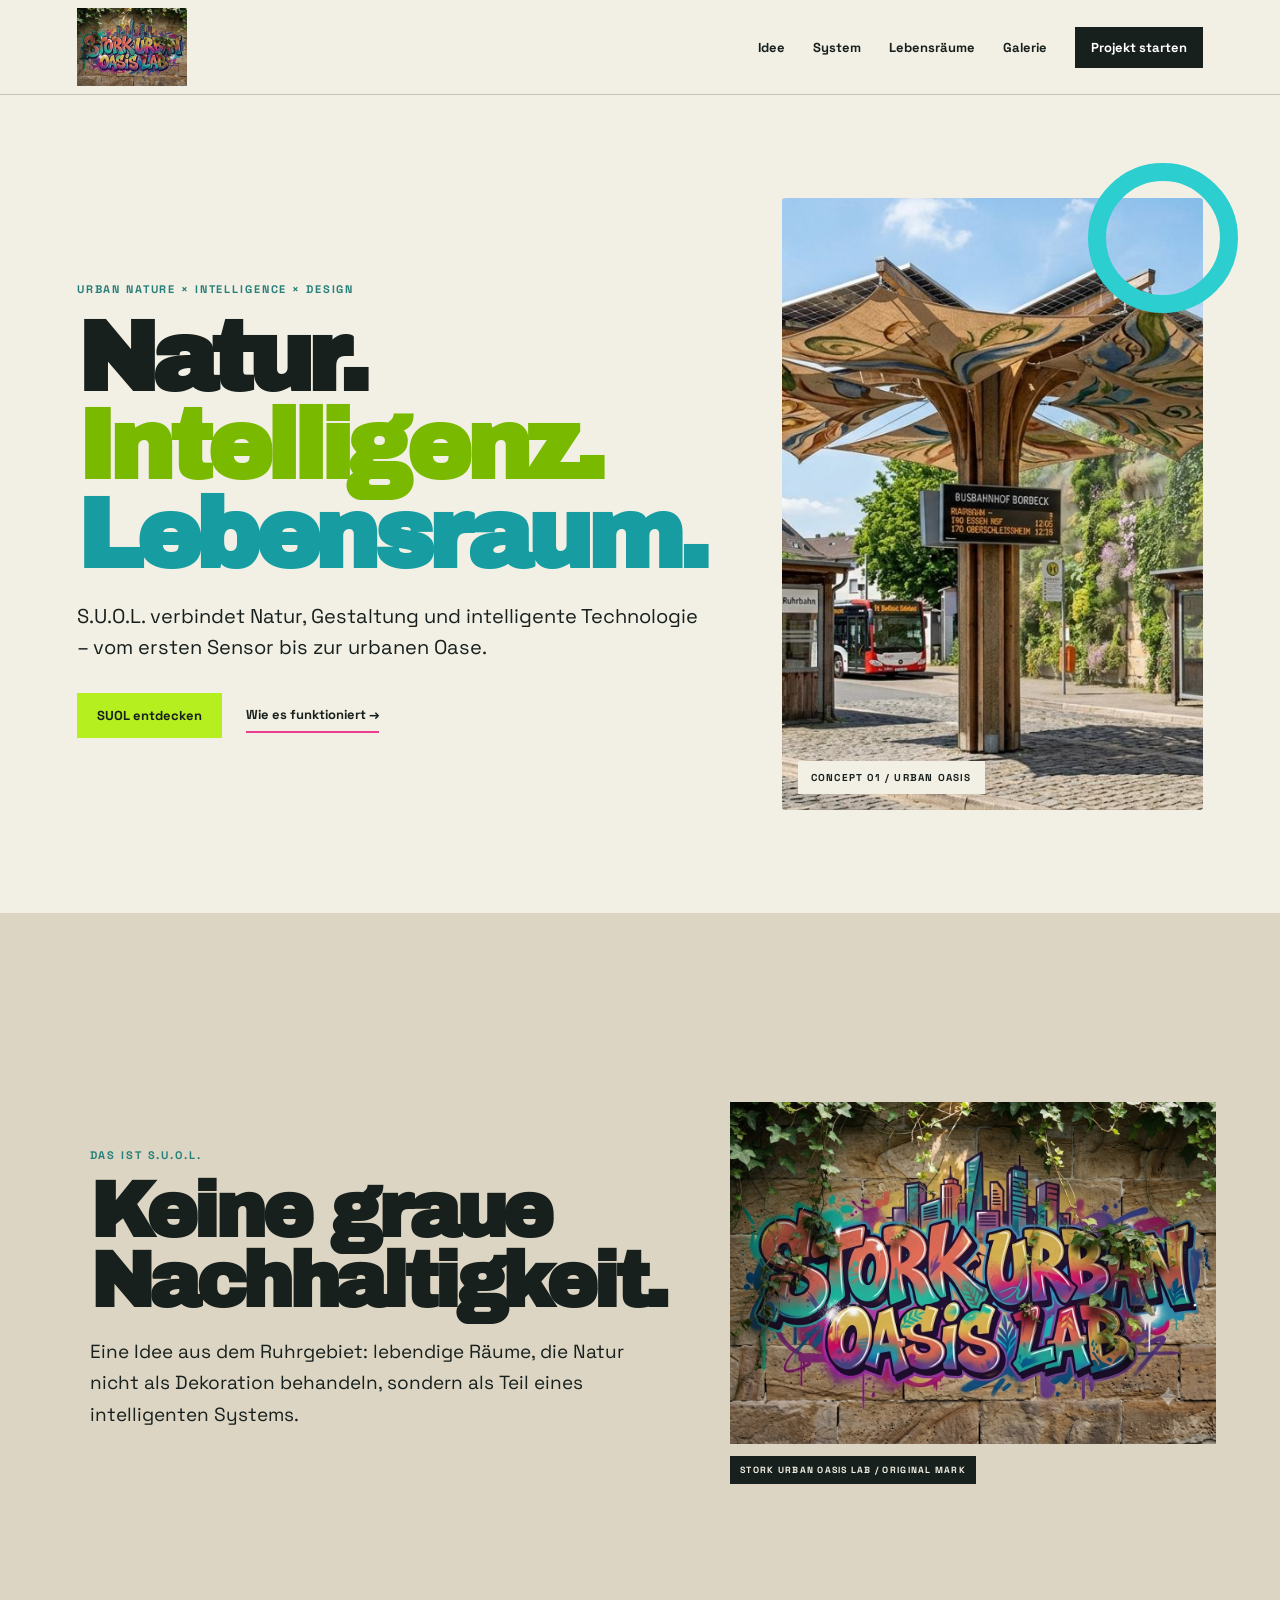
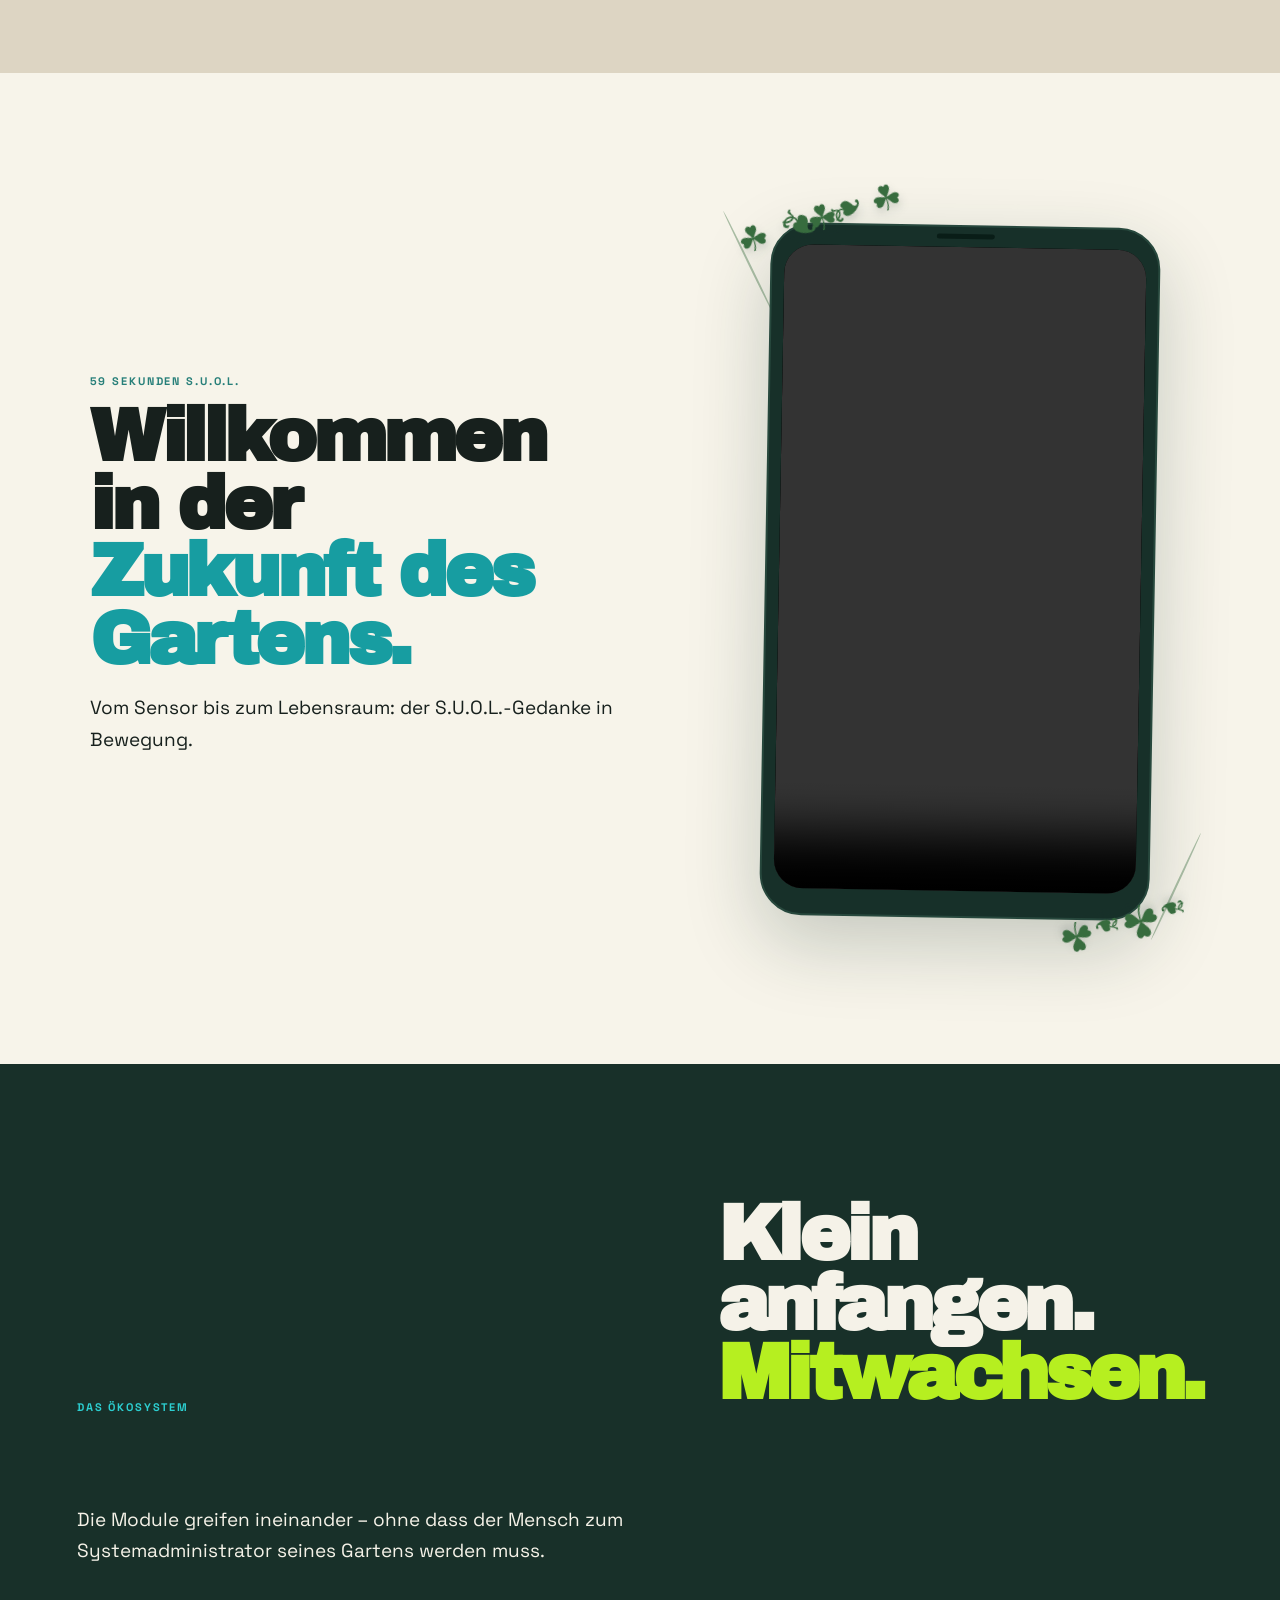
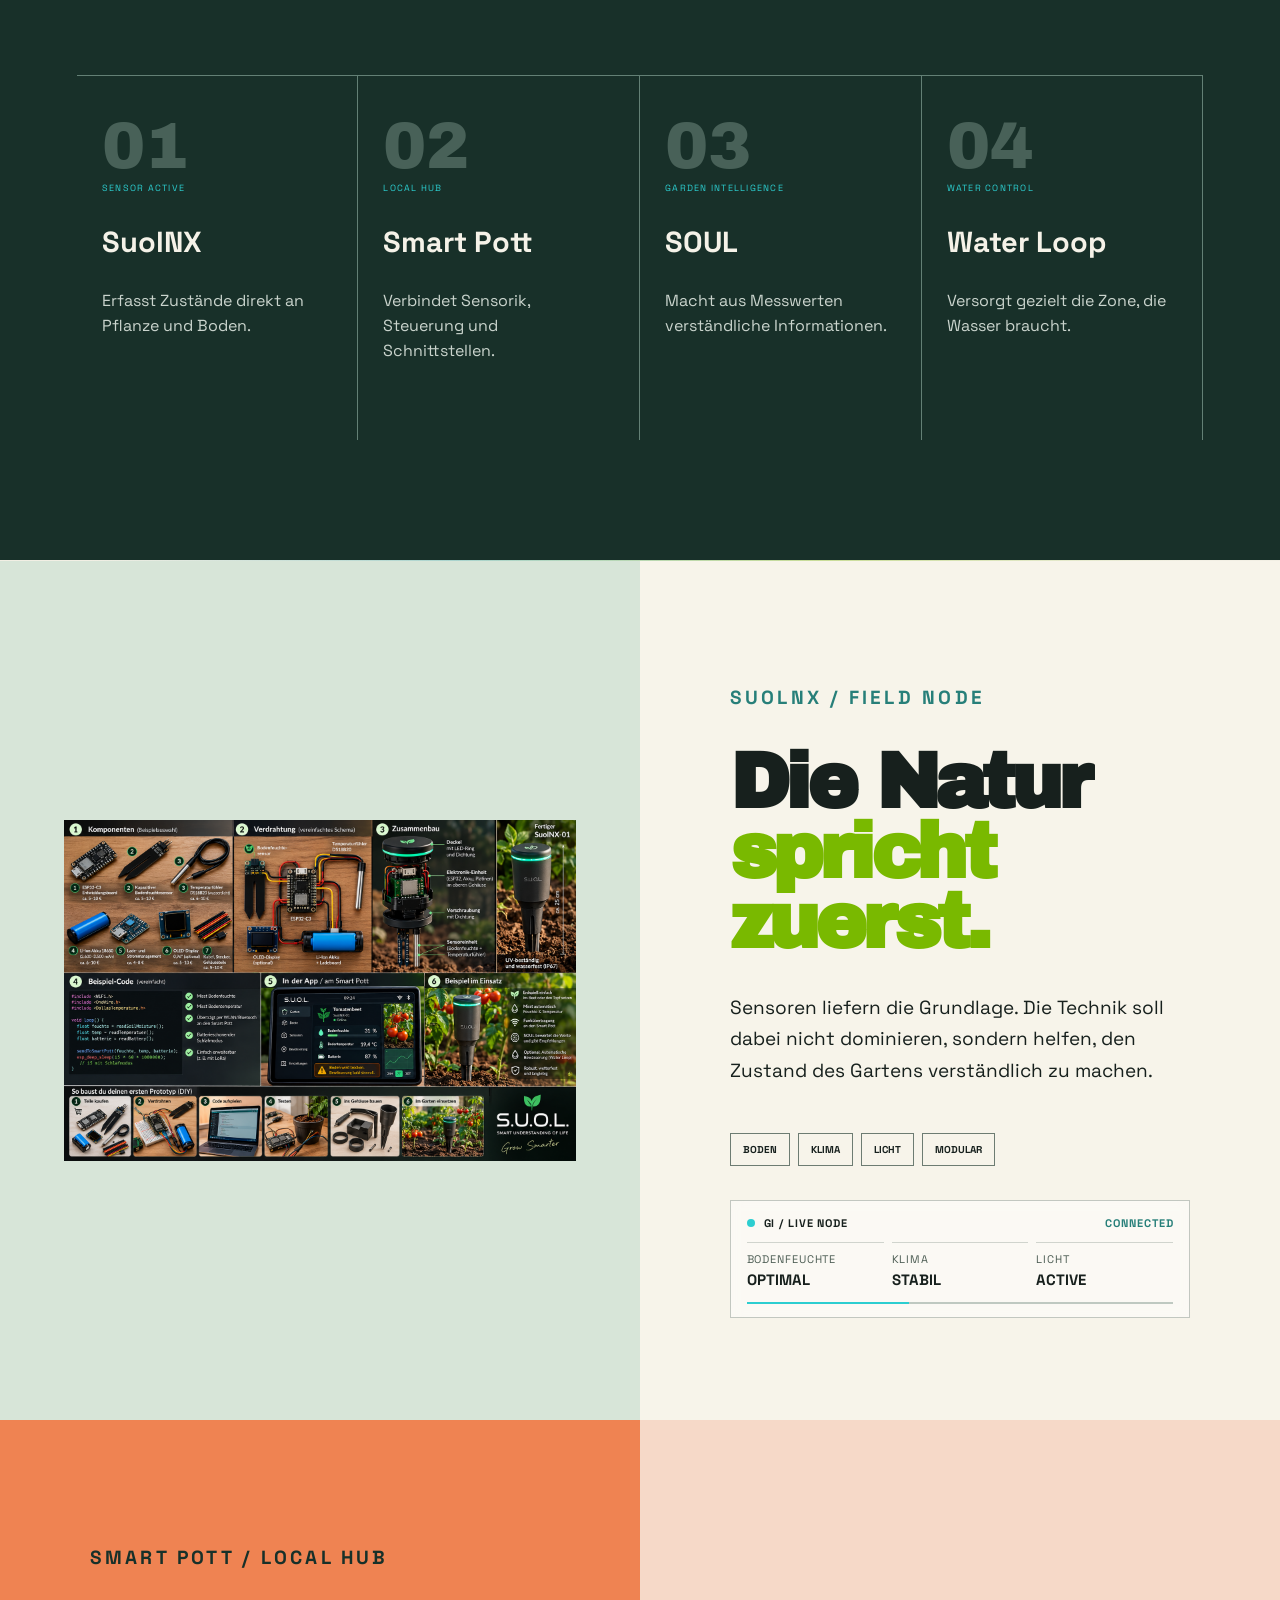
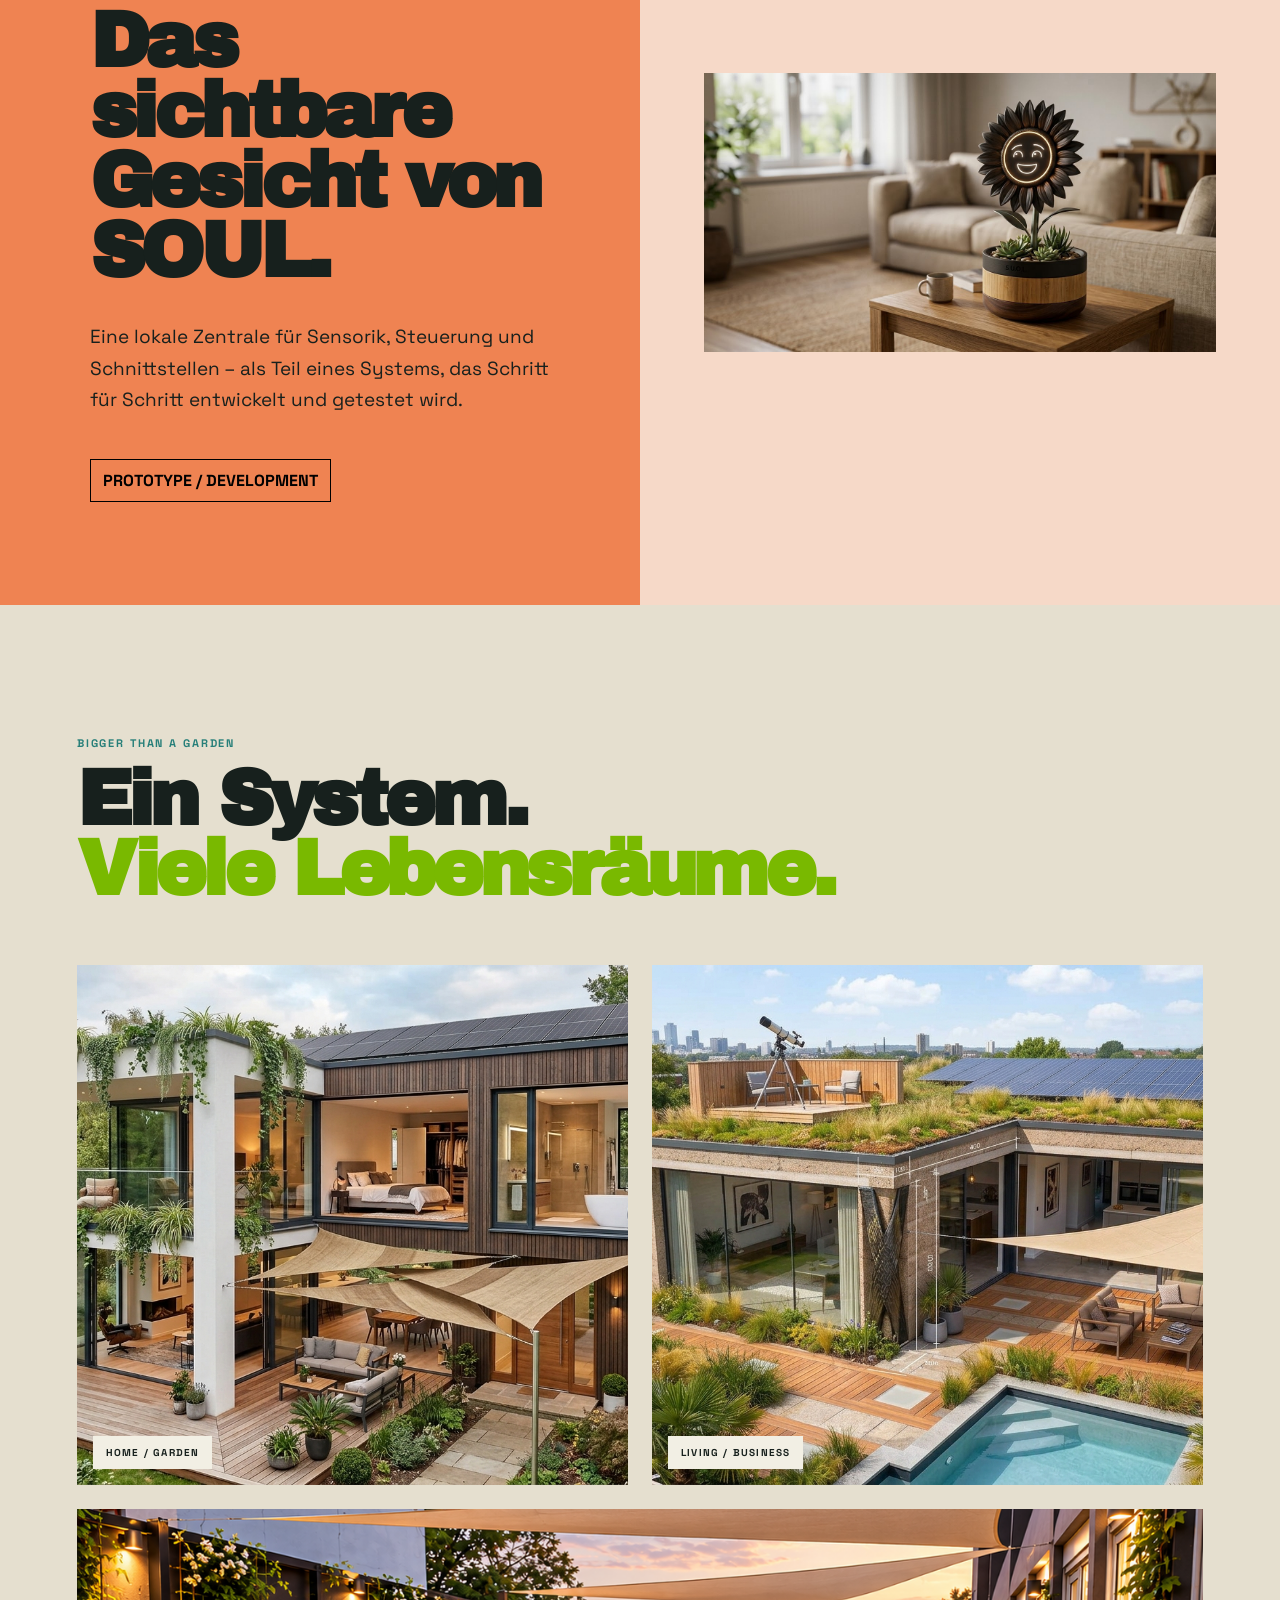
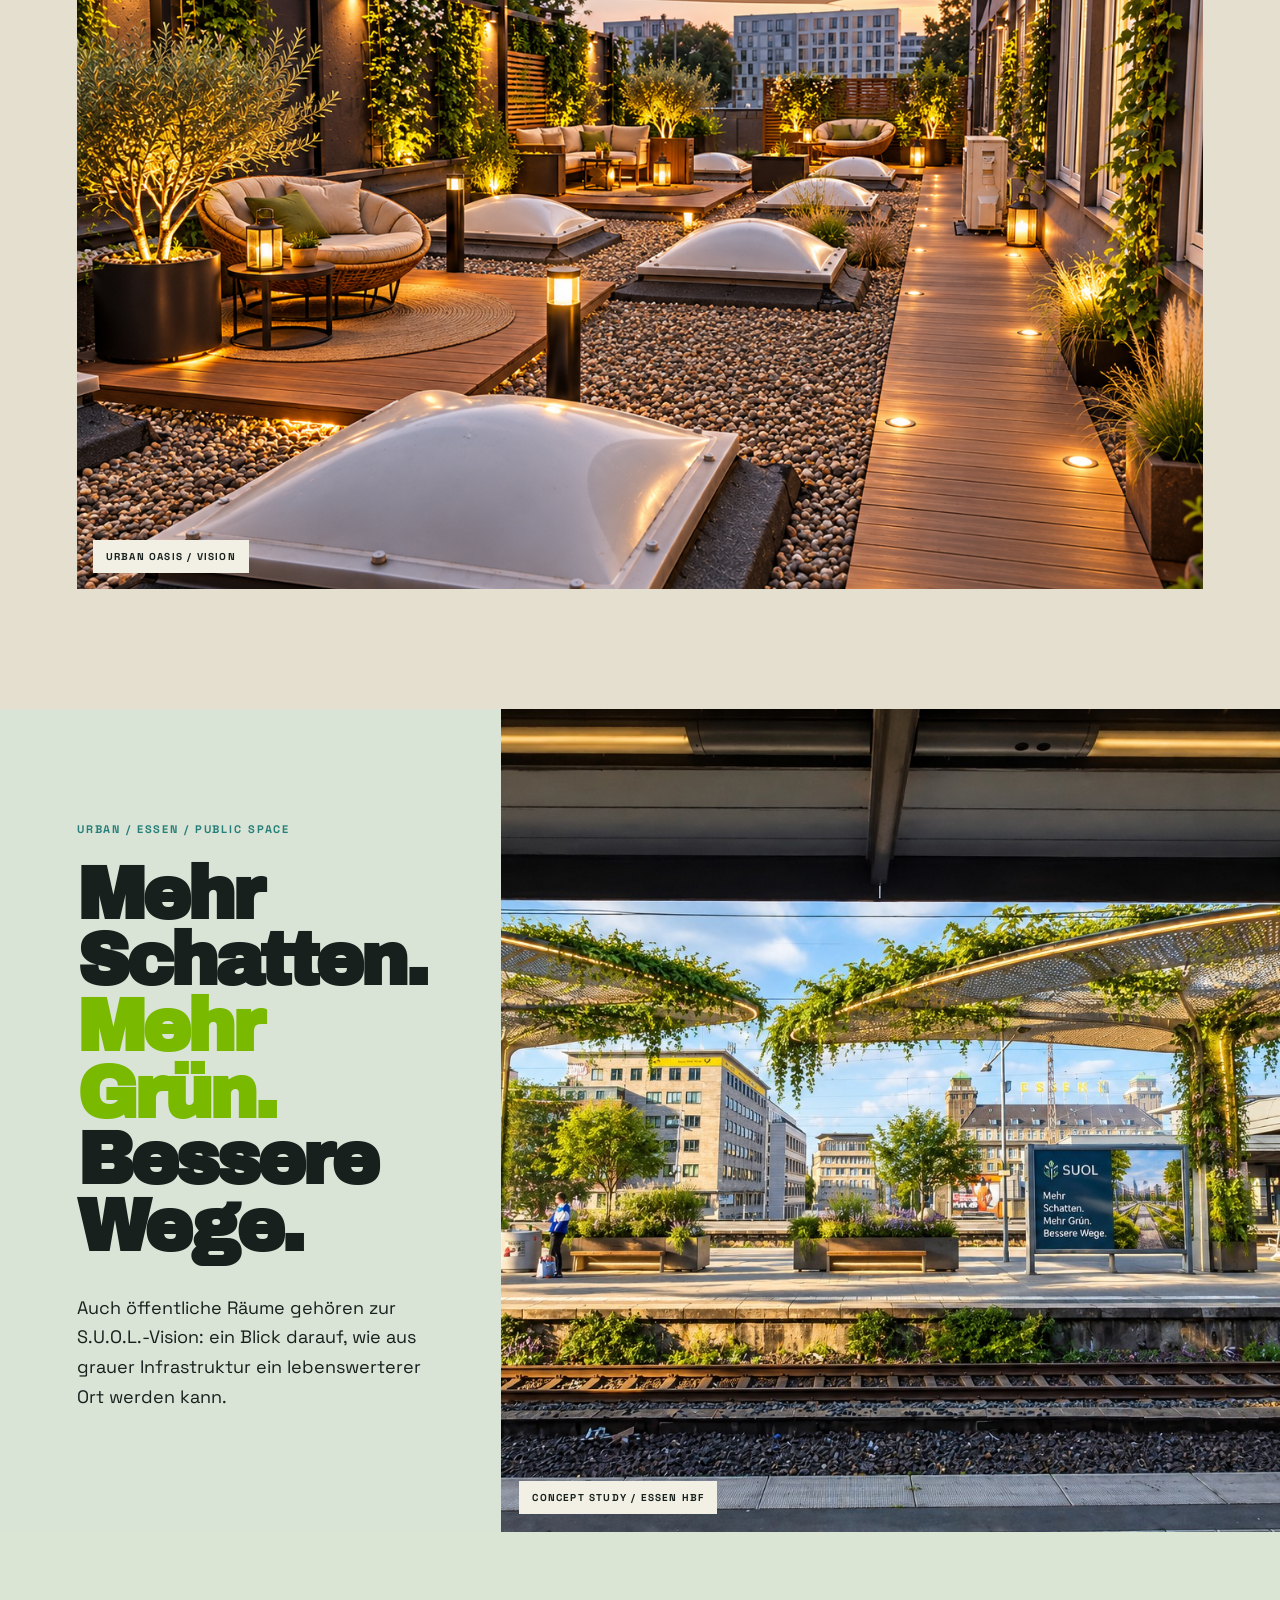
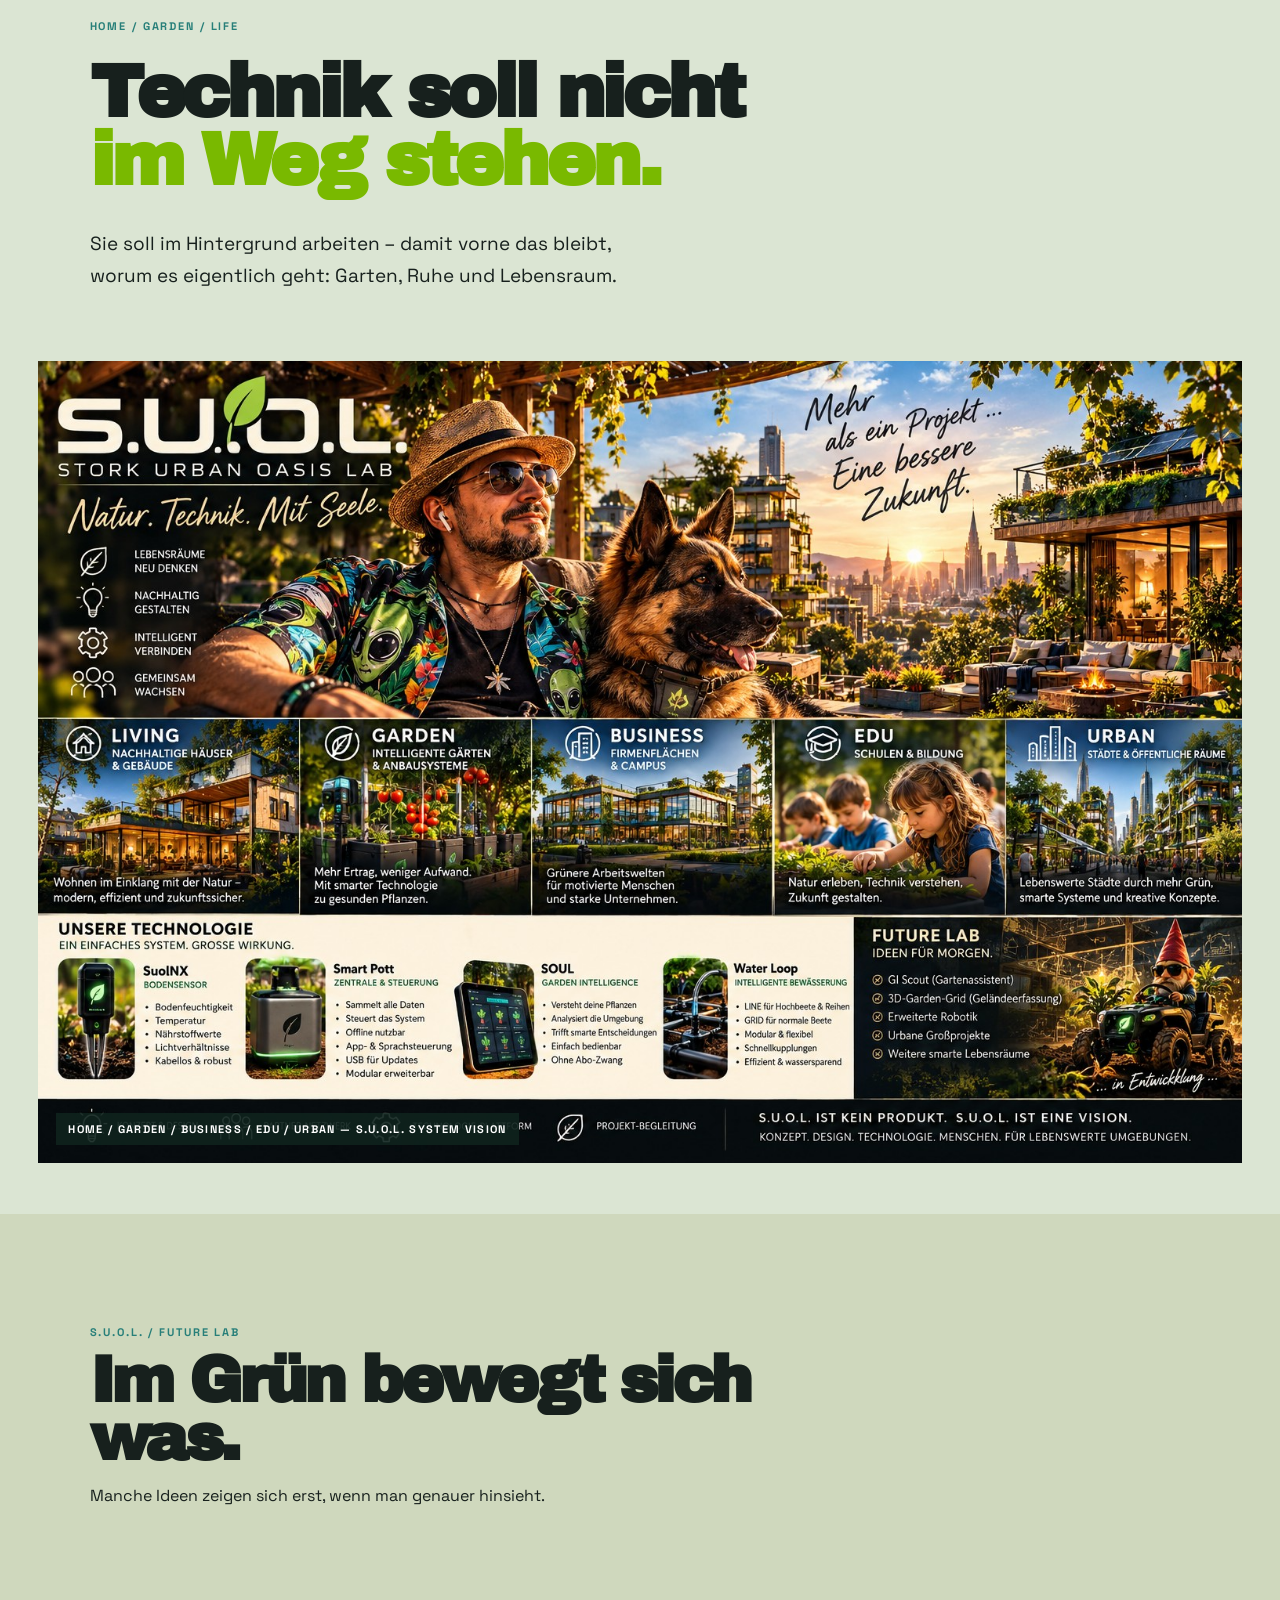
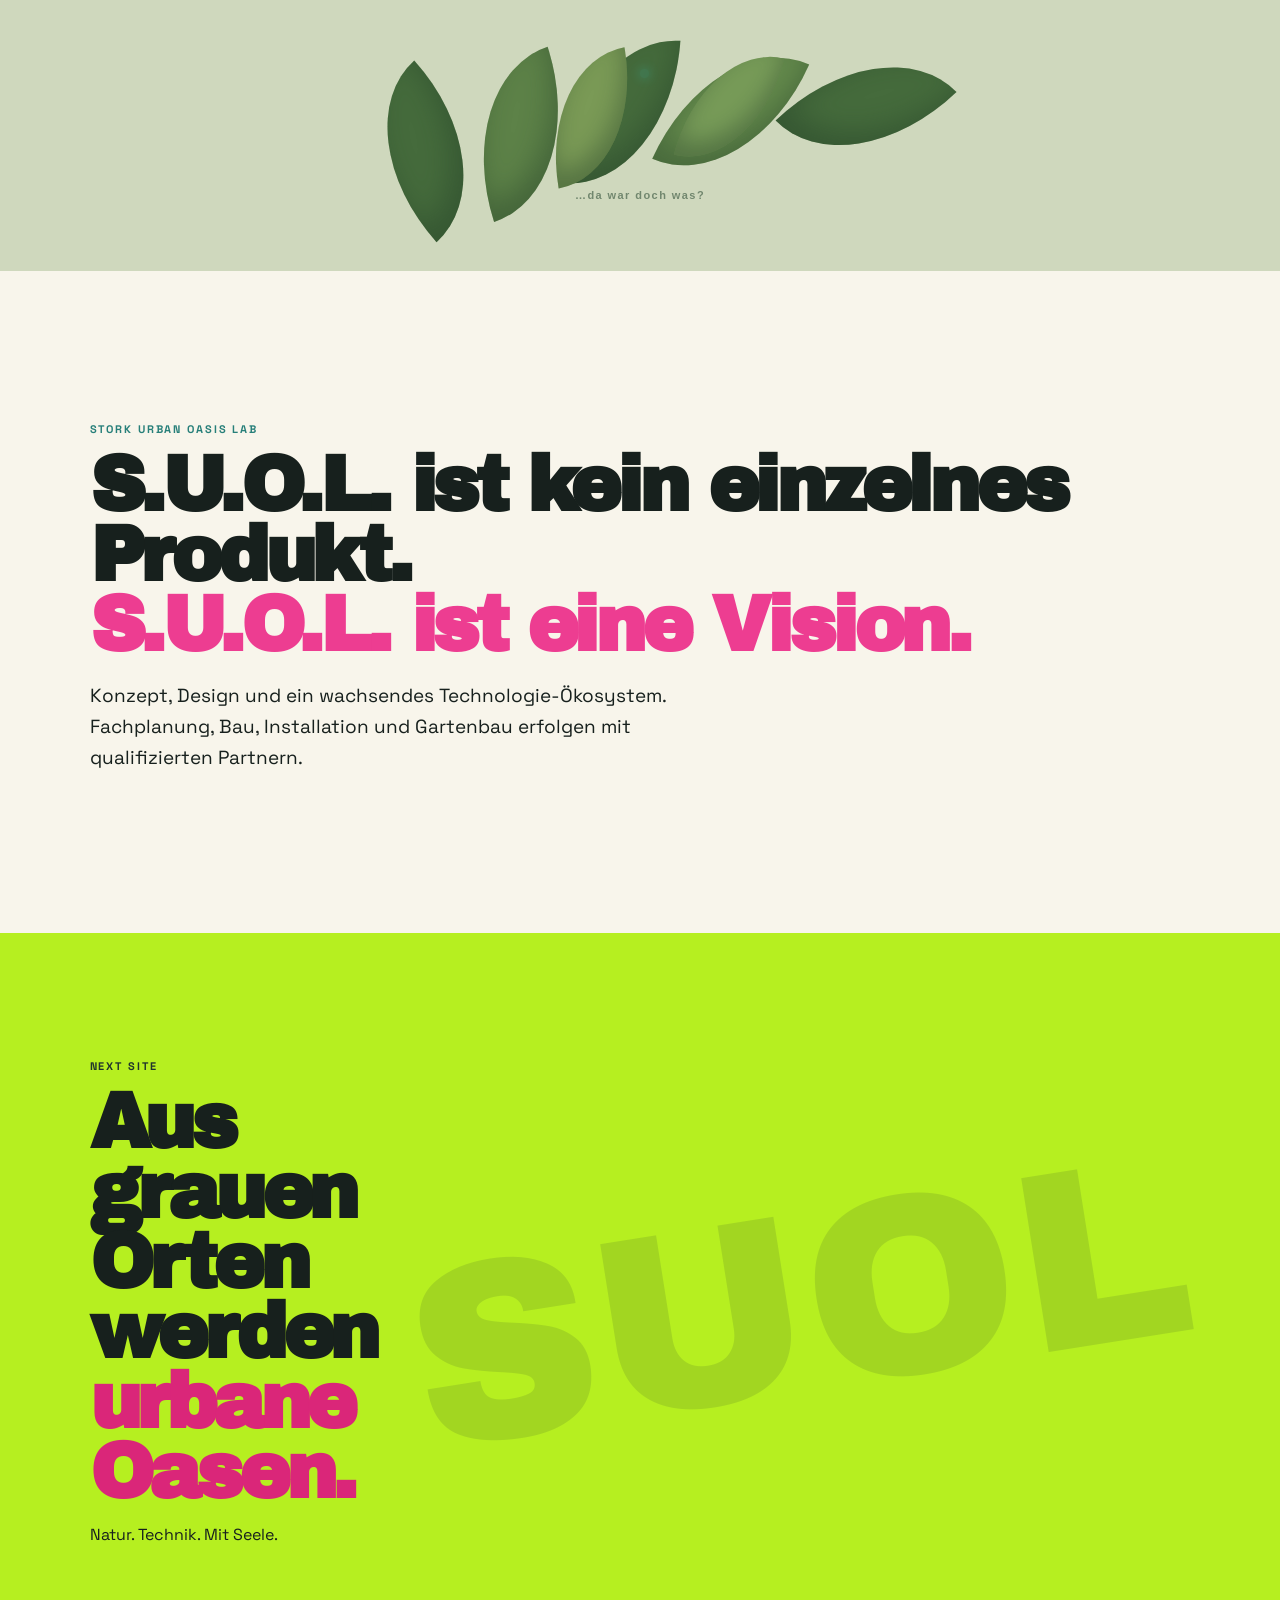
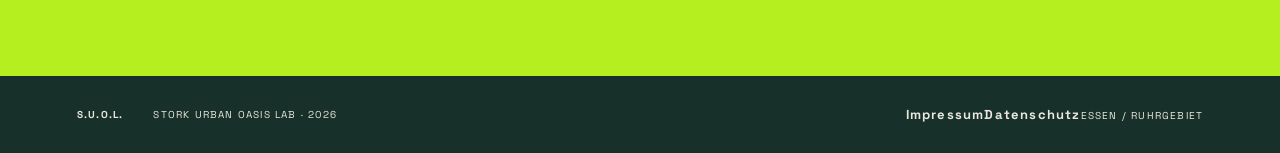
<file: index.html>
<!doctype html><html lang="de"><head><meta charset="utf-8"><meta name="viewport" content="width=device-width,initial-scale=1"><title>S.U.O.L. — Stork Urban Oasis Lab</title><link rel="stylesheet" href="style.css"></head><body>
<header><a class="topLogo" href="#"><img src="suol-graffiti.png" alt="S.U.O.L. – Stork Urban Oasis Lab"></a><nav><a href="#idee">Idee</a><a href="#system">System</a><a href="#raeume">Lebensräume</a><a href="gallery.html">Galerie</a><a class="cta" href="#kontakt">Projekt starten</a></nav></header>
<main>
<section class="hero"><div class="heroText reveal"><p class="kicker">URBAN NATURE × INTELLIGENCE × DESIGN</p><h1>Natur.<br><span>Intelligenz.</span><br><b>Lebensraum.</b></h1><p class="intro">S.U.O.L. verbindet Natur, Gestaltung und intelligente Technologie – vom ersten Sensor bis zur urbanen Oase.</p><div class="buttons"><a href="#idee" class="button">SUOL entdecken</a><a href="#system" class="ghost">Wie es funktioniert →</a></div></div><figure class="heroImage reveal"><img src="schattenpilz.jpg" alt=""><figcaption>CONCEPT 01 / URBAN OASIS</figcaption><i></i></figure></section>

<section id="idee" class="brandMoment">
<div class="brandCopy reveal"><p class="kicker">DAS IST S.U.O.L.</p><h2>Keine graue<br>Nachhaltigkeit.</h2><p>Eine Idee aus dem Ruhrgebiet: lebendige Räume, die Natur nicht als Dekoration behandeln, sondern als Teil eines intelligenten Systems.</p></div>
<div class="graffitiStage reveal"><img src="suol-graffiti.png" alt="Stork Urban Oasis Lab Graffiti"><span>STORK URBAN OASIS LAB / ORIGINAL MARK</span></div>
</section>

<section class="promoSection">
  <div class="promoCopy reveal"><p class="kicker">59 SEKUNDEN S.U.O.L.</p><h2>Willkommen in der<br><span>Zukunft des Gartens.</span></h2><p>Vom Sensor bis zum Lebensraum: der S.U.O.L.-Gedanke in Bewegung.</p></div>
  <div class="phoneStage reveal" aria-label="SUOL Promo Video">
    <div class="ivy ivyTop" aria-hidden="true"><span>☘</span><span>❧</span><span>☘</span><span>❧</span><span>☘</span></div>
    <div class="phoneFrame"><div class="phoneSpeaker"></div><video controls playsinline preload="metadata"><source src="suol-promo.mp4" type="video/mp4">Dein Browser unterstützt dieses Video nicht.</video></div>
    <div class="ivy ivyBottom" aria-hidden="true"><span>❧</span><span>☘</span><span>❧</span><span>☘</span></div>
  </div>
</section>

<section id="system" class="system"><div class="systemHead reveal"><p class="kicker">DAS ÖKOSYSTEM</p><h2>Klein anfangen.<br><span>Mitwachsen.</span></h2><p>Die Module greifen ineinander – ohne dass der Mensch zum Systemadministrator seines Gartens werden muss.</p></div><div class="steps">
<article class="reveal"><em>01</em><small>SENSOR ACTIVE</small><h3>SuolNX</h3><p>Erfasst Zustände direkt an Pflanze und Boden.</p></article>
<article class="reveal"><em>02</em><small>LOCAL HUB</small><h3>Smart Pott</h3><p>Verbindet Sensorik, Steuerung und Schnittstellen.</p></article>
<article class="reveal"><em>03</em><small>GARDEN INTELLIGENCE</small><h3>SOUL</h3><p>Macht aus Messwerten verständliche Informationen.</p></article>
<article class="reveal"><em>04</em><small>WATER CONTROL</small><h3>Water Loop</h3><p>Versorgt gezielt die Zone, die Wasser braucht.</p></article></div></section><div class="sectionLine" aria-hidden="true"></div>

<section class="feature light"><div class="image reveal"><img src="suolnx.png" alt=""></div><div class="featureText reveal"><p class="kicker">SUOLNX / FIELD NODE</p><h2>Die Natur<br><span>spricht zuerst.</span></h2><p>Sensoren liefern die Grundlage. Die Technik soll dabei nicht dominieren, sondern helfen, den Zustand des Gartens verständlich zu machen.</p><div class="tags"><b>BODEN</b><b>KLIMA</b><b>LICHT</b><b>MODULAR</b></div><div class="giTelemetry" aria-label="Beispielhafte Garden Intelligence Sensordaten"><div class="giTop"><span class="giPulse"></span><span>GI / LIVE NODE</span><b>CONNECTED</b></div><div class="giRows"><span>BODENFEUCHTE<strong>OPTIMAL</strong></span><span>KLIMA<strong>STABIL</strong></span><span>LICHT<strong>ACTIVE</strong></span></div><div class="giScan"></div></div></div></section>

<section class="feature coral"><div class="featureText reveal"><p class="kicker">SMART POTT / LOCAL HUB</p><h2>Das sichtbare<br>Gesicht von SOUL.</h2><p>Eine lokale Zentrale für Sensorik, Steuerung und Schnittstellen – als Teil eines Systems, das Schritt für Schritt entwickelt und getestet wird.</p><mark>PROTOTYPE / DEVELOPMENT</mark></div><div class="image reveal"><img src="SmartPott.jpg" alt=""></div></section>

<section id="raeume" class="gallery"><div class="galleryHead reveal"><p class="kicker">BIGGER THAN A GARDEN</p><h2>Ein System.<br><span>Viele Lebensräume.</span></h2></div><div class="cards"><figure class="reveal"><img src="haus-im-gruenen.png"><figcaption>HOME / GARDEN</figcaption></figure><figure class="reveal"><img src="stadthaus.png"><figcaption>LIVING / BUSINESS</figcaption></figure><figure class="wide reveal"><img src="dachterrasse.png"><figcaption>URBAN OASIS / VISION</figcaption></figure></div></section>

<section class="stationVision">
  <div class="stationCopy reveal"><p class="kicker">URBAN / ESSEN / PUBLIC SPACE</p><h2>Mehr Schatten.<br><span>Mehr Grün.</span><br>Bessere Wege.</h2><p>Auch öffentliche Räume gehören zur S.U.O.L.-Vision: ein Blick darauf, wie aus grauer Infrastruktur ein lebenswerterer Ort werden kann.</p></div>
  <figure class="stationImage reveal"><img src="essen-hbf-suol.png" alt="S.U.O.L. Konzept für einen begrünten Bahnsteig am Essen Hauptbahnhof"><figcaption>CONCEPT STUDY / ESSEN HBF</figcaption></figure>
</section>

<section class="lifeDog">
  <div class="dogCopy reveal"><p class="kicker">HOME / GARDEN / LIFE</p><h2>Technik soll nicht<br><span>im Weg stehen.</span></h2><p>Sie soll im Hintergrund arbeiten – damit vorne das bleibt, worum es eigentlich geht: Garten, Ruhe und Lebensraum.</p></div>
  <figure class="dogImage reveal"><img src="suol-hund-v2.png" alt="S.U.O.L. Lebensräume mit Hund – Gesamtmotiv"><figcaption>HOME / GARDEN / BUSINESS / EDU / URBAN — S.U.O.L. SYSTEM VISION</figcaption></figure>
</section>

<section class="futureTease" id="future-lab">
  <div class="futureHint reveal"><p class="kicker">S.U.O.L. / FUTURE LAB</p><h2>Im Grün bewegt sich was.</h2><p>Manche Ideen zeigen sich erst, wenn man genauer hinsieht.</p></div>
  <button class="rustleBush" id="rustleBush" aria-expanded="false" aria-controls="futureReveal" aria-label="Versteckten Blick in die Zukunft öffnen">
    <span class="leaf l1"></span><span class="leaf l2"></span><span class="leaf l3"></span><span class="leaf l4"></span><span class="leaf l5"></span><span class="leaf l6"></span><span class="leaf l7"></span>
    <span class="sensorEye"></span><span class="whisper">…da war doch was?</span>
  </button>
  <div class="futureReveal" id="futureReveal" aria-hidden="true">
    <button class="futureClose" id="futureClose" aria-label="Blick in die Zukunft schließen">×</button>
    <div class="futureVisual"><img src="garden-guardian.jpg" alt="GardenGuardian Konzeptstudie"></div>
    <div class="futureCopy"><p class="kicker">ACCESS GRANTED // CONCEPT STUDY</p><h2>Blick in die<br><span>Zukunft.</span></h2><h3>GardenGuardians</h3><p>Autonome Garten-Systeme als mögliche spätere Erweiterung des S.U.O.L. Future Lab.</p><small>STATUS: NOT YET. 🌱</small></div>
  </div>
</section>

<section class="statement reveal"><p class="kicker">STORK URBAN OASIS LAB</p><h2>S.U.O.L. ist kein einzelnes Produkt.<br><span>S.U.O.L. ist eine Vision.</span></h2><p>Konzept, Design und ein wachsendes Technologie-Ökosystem. Fachplanung, Bau, Installation und Gartenbau erfolgen mit qualifizierten Partnern.</p></section>

<section id="kontakt" class="contact"><div class="reveal"><p class="kicker">NEXT SITE</p><h2>Aus grauen Orten<br>werden <span>urbane Oasen.</span></h2><p>Natur. Technik. Mit Seele.</p></div><div class="paint">SUOL</div></section>
</main><footer><b>S.U.O.L.</b><span>STORK URBAN OASIS LAB · 2026</span><span class="legalLinks"><a href="impressum.html">Impressum</a><a href="datenschutz.html">Datenschutz</a><span>ESSEN / RUHRGEBIET</span></span></footer><script src="script.js"></script></body></html>
</file>
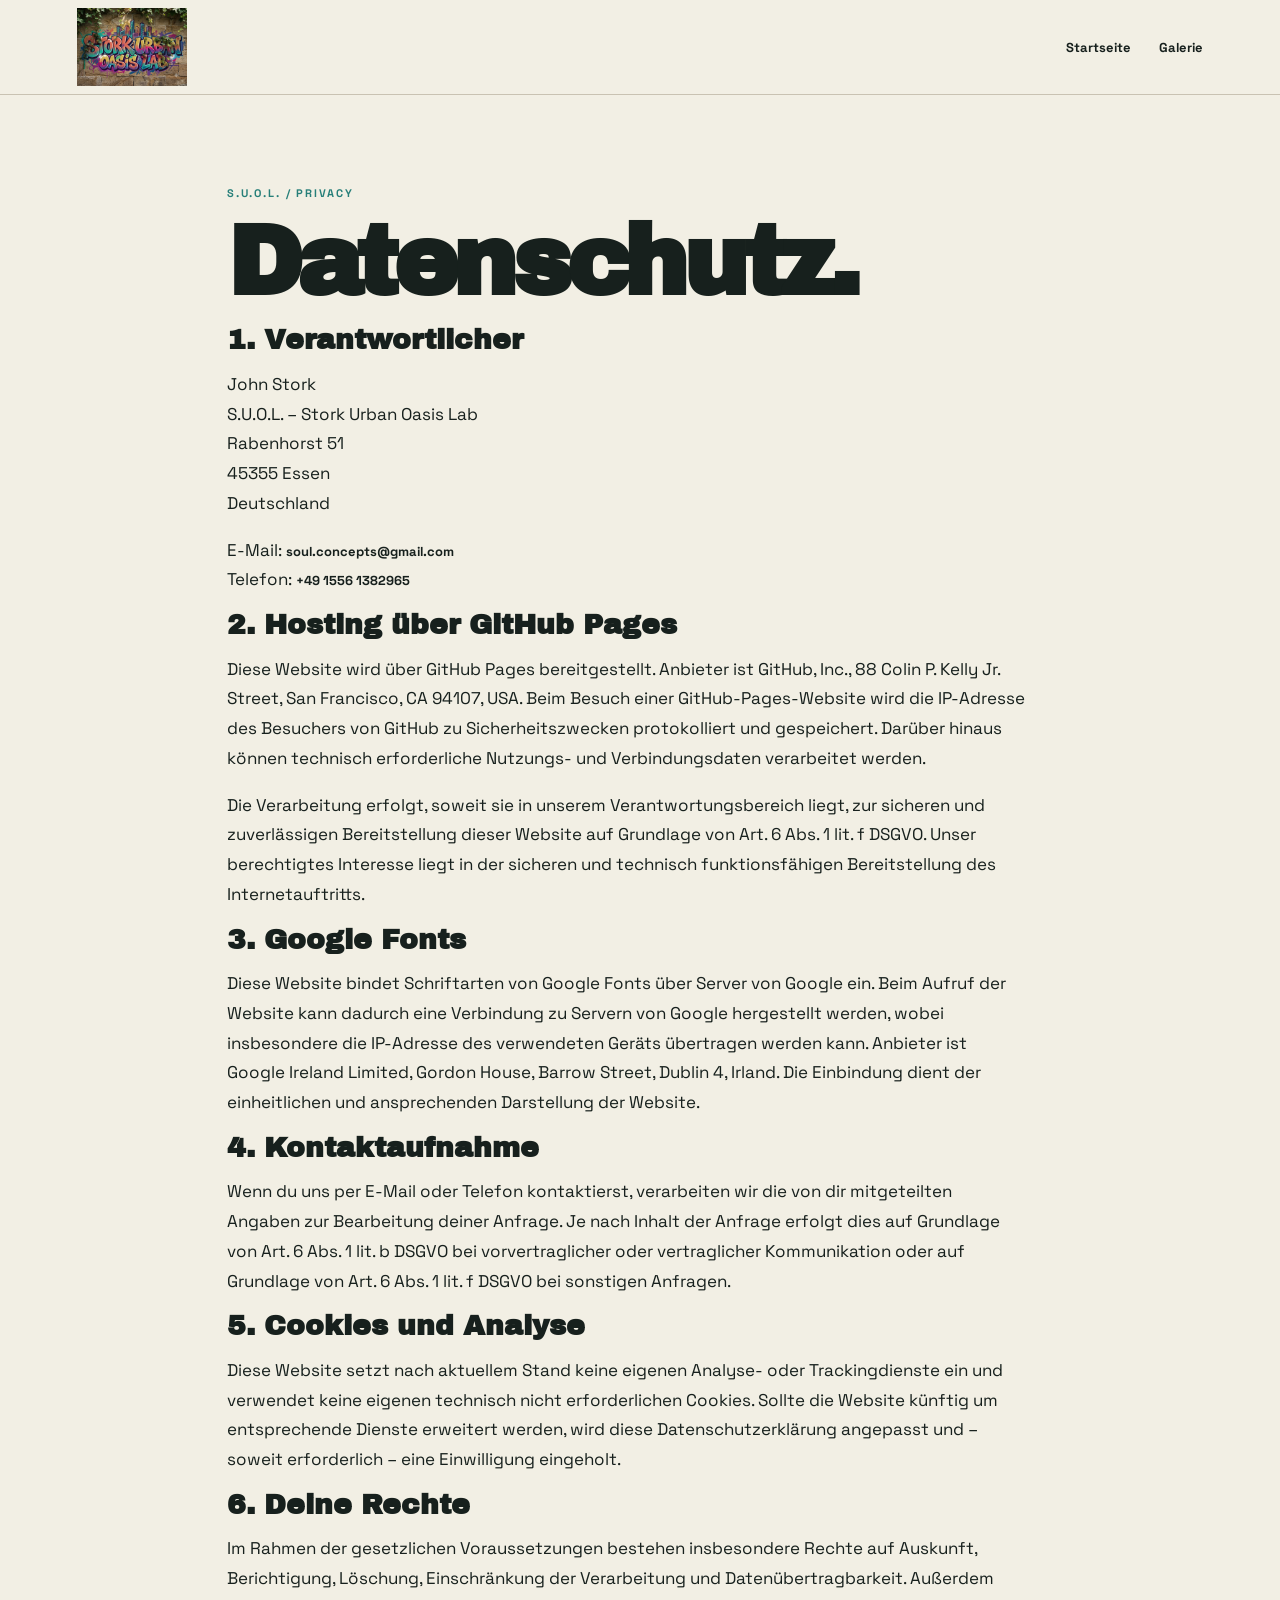
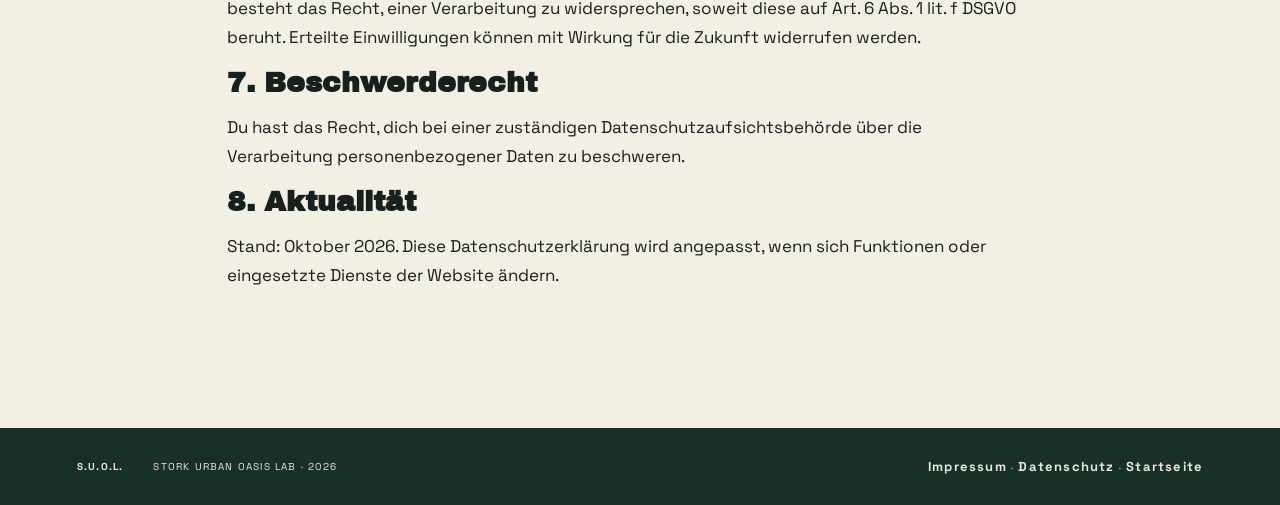
<file: datenschutz.html>
<!doctype html><html lang="de"><head><meta charset="utf-8"><meta name="viewport" content="width=device-width,initial-scale=1"><title>Datenschutz — S.U.O.L.</title><link rel="stylesheet" href="style.css"></head><body>
<header><a class="topLogo" href="index.html"><img src="suol-graffiti.png" alt="S.U.O.L. – Stork Urban Oasis Lab"></a><nav><a href="index.html">Startseite</a><a href="gallery.html">Galerie</a></nav></header>
<main style="max-width:980px;margin:auto;padding:80px 6vw 120px"><p class="kicker">S.U.O.L. / PRIVACY</p><h1>Datenschutz.</h1><section style="font-size:17px;line-height:1.75;max-width:800px">
<h2 style="font-size:28px;letter-spacing:0">1. Verantwortlicher</h2><p>John Stork<br>S.U.O.L. – Stork Urban Oasis Lab<br>Rabenhorst 51<br>45355 Essen<br>Deutschland</p><p>E-Mail: <a href="mailto:soul.concepts@gmail.com">soul.concepts@gmail.com</a><br>Telefon: <a href="tel:+4915561382965">+49 1556 1382965</a></p>
<h2 style="font-size:28px;letter-spacing:0">2. Hosting über GitHub Pages</h2><p>Diese Website wird über GitHub Pages bereitgestellt. Anbieter ist GitHub, Inc., 88 Colin P. Kelly Jr. Street, San Francisco, CA 94107, USA. Beim Besuch einer GitHub-Pages-Website wird die IP-Adresse des Besuchers von GitHub zu Sicherheitszwecken protokolliert und gespeichert. Darüber hinaus können technisch erforderliche Nutzungs- und Verbindungsdaten verarbeitet werden.</p><p>Die Verarbeitung erfolgt, soweit sie in unserem Verantwortungsbereich liegt, zur sicheren und zuverlässigen Bereitstellung dieser Website auf Grundlage von Art. 6 Abs. 1 lit. f DSGVO. Unser berechtigtes Interesse liegt in der sicheren und technisch funktionsfähigen Bereitstellung des Internetauftritts.</p>
<h2 style="font-size:28px;letter-spacing:0">3. Google Fonts</h2><p>Diese Website bindet Schriftarten von Google Fonts über Server von Google ein. Beim Aufruf der Website kann dadurch eine Verbindung zu Servern von Google hergestellt werden, wobei insbesondere die IP-Adresse des verwendeten Geräts übertragen werden kann. Anbieter ist Google Ireland Limited, Gordon House, Barrow Street, Dublin 4, Irland. Die Einbindung dient der einheitlichen und ansprechenden Darstellung der Website.</p>
<h2 style="font-size:28px;letter-spacing:0">4. Kontaktaufnahme</h2><p>Wenn du uns per E-Mail oder Telefon kontaktierst, verarbeiten wir die von dir mitgeteilten Angaben zur Bearbeitung deiner Anfrage. Je nach Inhalt der Anfrage erfolgt dies auf Grundlage von Art. 6 Abs. 1 lit. b DSGVO bei vorvertraglicher oder vertraglicher Kommunikation oder auf Grundlage von Art. 6 Abs. 1 lit. f DSGVO bei sonstigen Anfragen.</p>
<h2 style="font-size:28px;letter-spacing:0">5. Cookies und Analyse</h2><p>Diese Website setzt nach aktuellem Stand keine eigenen Analyse- oder Trackingdienste ein und verwendet keine eigenen technisch nicht erforderlichen Cookies. Sollte die Website künftig um entsprechende Dienste erweitert werden, wird diese Datenschutzerklärung angepasst und – soweit erforderlich – eine Einwilligung eingeholt.</p>
<h2 style="font-size:28px;letter-spacing:0">6. Deine Rechte</h2><p>Im Rahmen der gesetzlichen Voraussetzungen bestehen insbesondere Rechte auf Auskunft, Berichtigung, Löschung, Einschränkung der Verarbeitung und Datenübertragbarkeit. Außerdem besteht das Recht, einer Verarbeitung zu widersprechen, soweit diese auf Art. 6 Abs. 1 lit. f DSGVO beruht. Erteilte Einwilligungen können mit Wirkung für die Zukunft widerrufen werden.</p>
<h2 style="font-size:28px;letter-spacing:0">7. Beschwerderecht</h2><p>Du hast das Recht, dich bei einer zuständigen Datenschutzaufsichtsbehörde über die Verarbeitung personenbezogener Daten zu beschweren.</p>
<h2 style="font-size:28px;letter-spacing:0">8. Aktualität</h2><p>Stand: Oktober 2026. Diese Datenschutzerklärung wird angepasst, wenn sich Funktionen oder eingesetzte Dienste der Website ändern.</p></section></main>
<footer><b>S.U.O.L.</b><span>STORK URBAN OASIS LAB · 2026</span><span><a href="impressum.html">Impressum</a> · <a href="datenschutz.html">Datenschutz</a> · <a href="index.html">Startseite</a></span></footer></body></html>
</file>
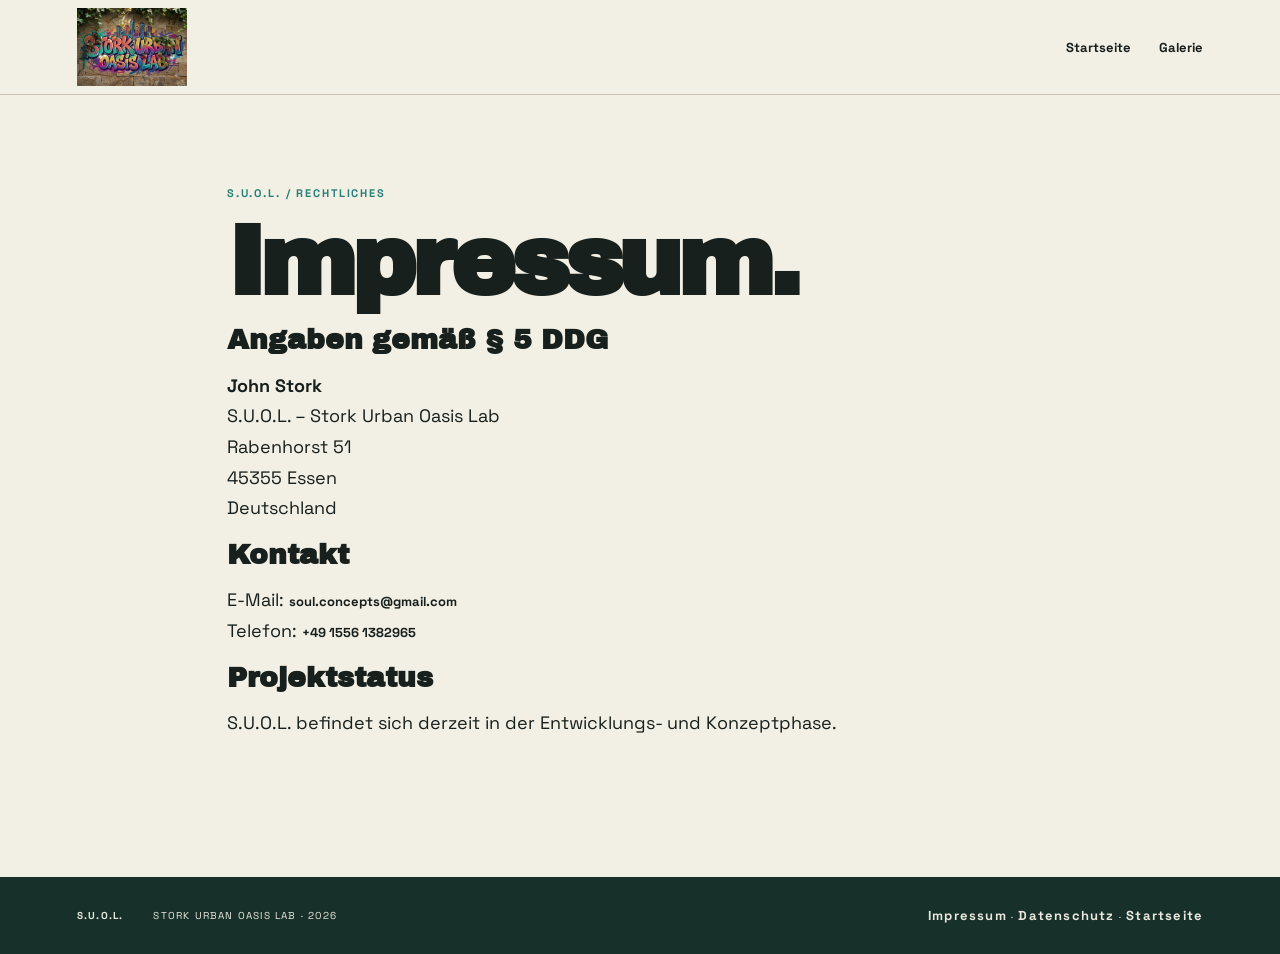
<file: impressum.html>
<!doctype html><html lang="de"><head><meta charset="utf-8"><meta name="viewport" content="width=device-width,initial-scale=1"><title>Impressum — S.U.O.L.</title><link rel="stylesheet" href="style.css"></head><body>
<header><a class="topLogo" href="index.html"><img src="suol-graffiti.png" alt="S.U.O.L. – Stork Urban Oasis Lab"></a><nav><a href="index.html">Startseite</a><a href="gallery.html">Galerie</a></nav></header>
<main style="max-width:980px;margin:auto;padding:80px 6vw 120px"><p class="kicker">S.U.O.L. / RECHTLICHES</p><h1>Impressum.</h1>
<section style="font-size:18px;line-height:1.7;max-width:760px">
<h2 style="font-size:28px;letter-spacing:0">Angaben gemäß § 5 DDG</h2><p><strong>John Stork</strong><br>S.U.O.L. – Stork Urban Oasis Lab<br>Rabenhorst 51<br>45355 Essen<br>Deutschland</p>
<h2 style="font-size:28px;letter-spacing:0">Kontakt</h2><p>E-Mail: <a href="mailto:soul.concepts@gmail.com">soul.concepts@gmail.com</a><br>Telefon: <a href="tel:+4915561382965">+49 1556 1382965</a></p>
<h2 style="font-size:28px;letter-spacing:0">Projektstatus</h2><p>S.U.O.L. befindet sich derzeit in der Entwicklungs- und Konzeptphase.</p></section></main>
<footer><b>S.U.O.L.</b><span>STORK URBAN OASIS LAB · 2026</span><span><a href="impressum.html">Impressum</a> · <a href="datenschutz.html">Datenschutz</a> · <a href="index.html">Startseite</a></span></footer></body></html>
</file>
<file: style.css>
@import url('https://fonts.googleapis.com/css2?family=Archivo+Black&family=Space+Grotesk:wght@400;600;700&display=swap');:root{--cream:#f2efe4;--sand:#ddd5c3;--ink:#17201d;--lime:#b6ef20;--cyan:#2cced0;--pink:#ed3d91;--orange:#f58245;--green:#405b49}*{box-sizing:border-box}html{scroll-behavior:smooth}body{margin:0;background:var(--cream);color:var(--ink);font-family:"Space Grotesk",sans-serif}header{height:82px;padding:8px 6vw;display:flex;justify-content:space-between;align-items:center;background:#f2efe4e9;backdrop-filter:blur(12px);position:sticky;top:0;z-index:20;border-bottom:1px solid #c9c2b2}.wordmark{font-family:"Archivo Black";font-size:22px}.wordmark small{display:block;font:600 7px "Space Grotesk";letter-spacing:.18em}nav{display:flex;align-items:center;gap:28px}a{text-decoration:none;color:inherit;font-size:13px;font-weight:700}.cta{background:var(--ink);color:white;padding:12px 16px}.hero{min-height:calc(100vh - 82px);padding:6vw;display:grid;grid-template-columns:.9fr 1.1fr;gap:6vw;align-items:center}.kicker{font-size:11px;letter-spacing:.17em;font-weight:700;color:#277f79}h1,h2{font-family:"Archivo Black";letter-spacing:-.055em;line-height:.91;margin:.2em 0}h1{font-size:clamp(58px,7.6vw,128px)}h1 span,h2 span{color:#79b900}h1 b{color:#179da1}.intro{font-size:20px;line-height:1.55;max-width:650px}.buttons{display:flex;gap:24px;align-items:center;margin-top:30px}.button{background:var(--lime);padding:14px 20px}.ghost{border-bottom:2px solid var(--pink);padding:8px 0}.heroImage{margin:0;position:relative}.heroImage img{display:block;width:100%;height:min(68vh,680px);object-fit:cover;border-radius:3px}.heroImage figcaption,.cards figcaption{position:absolute;bottom:16px;left:16px;background:var(--cream);padding:10px 13px;font-size:10px;font-weight:700;letter-spacing:.12em}.heroImage i{position:absolute;width:150px;height:150px;border:18px solid var(--cyan);border-radius:50%;right:-35px;top:-35px}.brandMoment{display:grid;grid-template-columns:1.25fr .75fr;min-height:720px;background:var(--sand);align-items:center}.brandMoment>img{width:100%;height:720px;object-fit:cover}.brandCopy{padding:7vw}.brandCopy h2,.system h2,.feature h2,.gallery h2,.statement h2,.contact h2{font-size:clamp(48px,6vw,96px)}.brandCopy p:last-child,.systemHead>p:last-child,.featureText>p,.statement>p:last-child{font-size:19px;line-height:1.65;max-width:650px}.system{padding:120px 6vw;background:#183029;color:#f5f2e8}.system .kicker{color:var(--cyan)}.system h2 span{color:var(--lime)}.systemHead{display:grid;grid-template-columns:1.3fr .7fr;gap:60px;align-items:end}.steps{display:grid;grid-template-columns:repeat(4,1fr);margin-top:90px;border-top:1px solid #638075}.steps article{padding:35px 25px 60px;border-right:1px solid #638075}.steps em{font-family:"Archivo Black";font-style:normal;font-size:65px;color:#486158}.steps small{display:block;color:var(--cyan);font-size:9px;letter-spacing:.14em}.steps h3{font-size:29px}.steps p{color:#cad4cd;line-height:1.55}.feature{display:grid;grid-template-columns:1fr 1fr;min-height:760px}.feature .image{padding:5vw;display:grid;place-items:center}.feature img{width:100%;height:620px;object-fit:contain}.featureText{padding:8vw 7vw;display:flex;flex-direction:column;justify-content:center}.light{background:#f7f4ea}.light .image{background:#d7e5d8}.tags{display:flex;gap:8px;flex-wrap:wrap;margin-top:28px}.tags b{padding:9px 12px;border:1px solid #6d7c72;font-size:10px}.coral{background:#ef8352}.coral .kicker{color:#173029}.coral mark{background:none;border:1px solid;padding:10px 12px;width:max-content;margin-top:25px;font-weight:700}.coral .image{background:#f6d9c8}.gallery{padding:120px 6vw;background:#e5dfcf}.galleryHead{max-width:900px}.cards{display:grid;grid-template-columns:1fr 1fr;gap:24px;margin-top:60px}.cards figure{margin:0;position:relative;background:white}.cards img{display:block;width:100%;height:520px;object-fit:cover}.cards .wide{grid-column:1/-1}.cards .wide img{height:680px}.statement{padding:140px 7vw;background:#f8f5eb}.statement h2 span{color:var(--pink)}.contact{min-height:650px;padding:9vw 7vw;display:grid;grid-template-columns:1fr .7fr;align-items:center;background:var(--lime);overflow:hidden}.contact span{color:#da2679}.paint{font-family:"Archivo Black";font-size:clamp(120px,20vw,330px);color:#20352d;transform:rotate(-9deg);opacity:.13}.contact .kicker{color:#20352d}footer{padding:30px 6vw;background:#173029;color:#eae8de;display:flex;gap:30px;align-items:center;font-size:10px;letter-spacing:.12em}footer span:last-child{margin-left:auto}.reveal{opacity:0;transform:translateY(30px);transition:.75s}.reveal.visible{opacity:1;transform:none}@media(max-width:850px){nav a:not(.cta){display:none}.hero,.brandMoment,.systemHead,.feature,.contact{grid-template-columns:1fr}.hero{padding:65px 22px}.heroImage img{height:480px}.brandMoment>img{height:480px}.brandCopy,.system,.featureText,.gallery,.statement,.contact{padding:80px 22px}.steps{grid-template-columns:1fr 1fr}.feature .image{padding:35px}.feature img{height:460px}.coral .image{order:-1}.cards{grid-template-columns:1fr}.cards .wide{grid-column:auto}.cards img,.cards .wide img{height:480px}.paint{display:none}}@media(max-width:520px){header{padding:7px 18px}.wordmark small{display:none}.heroImage i{width:90px;height:90px;border-width:10px;right:-10px}.steps{grid-template-columns:1fr}.buttons{align-items:flex-start;flex-direction:column}.cards img,.cards .wide img{height:360px}footer{flex-wrap:wrap}footer span:last-child{margin-left:0}}
/* V0.3 — stronger original branding */
.topLogo{display:block;width:175px;height:66px;overflow:hidden}
.topLogo img{width:100%;height:100%;object-fit:contain;object-position:center;transform:none}
.brandMoment{grid-template-columns:.72fr 1.28fr;padding:0;min-height:760px;background:#ddd5c3}
.brandCopy{padding:7vw 5vw 7vw 7vw}
.graffitiStage{padding:60px 5vw 60px 0;position:relative;align-self:center}
.graffitiStage img{display:block;width:100%;height:auto;max-height:none;object-fit:contain;background:#d7cfbd}
.graffitiStage span{display:inline-block;margin-top:12px;padding:8px 10px;background:#17201d;color:#f2efe4;font-size:9px;font-weight:700;letter-spacing:.14em}
@media(max-width:850px){
 .topLogo{width:140px;height:58px}
 .brandMoment{grid-template-columns:1fr}
 .brandCopy{padding:80px 22px 35px}
 .graffitiStage{padding:0 22px 80px}
 .graffitiStage img{width:100%;height:auto;object-fit:contain}
}
@media(max-width:520px){
 .topLogo{width:112px;height:52px}
 header{height:68px}
}

/* V0.4 — mobile asset fix + stronger header mark */
.topLogo{width:260px;height:78px;display:flex;align-items:center;overflow:visible}
.topLogo img{width:100%;height:100%;display:block;object-fit:contain;object-position:left center}
header{min-height:94px;height:auto}
.feature .image img,.cards img,.heroImage img,.graffitiStage img{display:block}
@media(max-width:850px){
 header{min-height:104px;padding:8px 18px}
 .topLogo{width:205px;height:88px}
 .topLogo img{object-fit:contain;object-position:left center}
 .feature .image{min-height:420px}
 .feature .image img{width:100%;height:auto;max-height:520px;object-fit:contain}
}
@media(max-width:520px){
 header{min-height:112px;height:auto;padding:8px 18px}
 .topLogo{width:190px;height:94px}
 .cta{padding:13px 16px;font-size:14px}
 .feature .image{min-height:340px;padding:22px}
 .feature .image img{width:100%;height:auto;max-height:440px;object-fit:contain}
}

/* V0.5 — life, motion, promo & Future Lab easter egg */
.lifeDog{display:flex;flex-direction:column;background:#dbe5d3;align-items:stretch}.dogCopy{padding:6vw 7vw 4vw;display:flex;flex-direction:column;justify-content:center;max-width:1050px}.dogImage{margin:0;padding:0 3vw 4vw;min-height:0;overflow:visible;position:relative}.dogImage img{display:block;width:100%;height:auto;max-height:none;object-fit:contain;object-position:center}.dogImage figcaption{position:absolute;left:calc(3vw + 18px);bottom:calc(4vw + 18px);background:rgba(15,35,29,.9);color:#fff;padding:9px 12px;font-size:11px;letter-spacing:.12em;font-weight:800}.dogCopy h2,.promoCopy h2,.futureHint h2,.futureCopy h2{font-size:clamp(46px,5.8vw,92px)}.dogCopy p:last-child,.promoCopy p:last-child{font-size:19px;line-height:1.65;max-width:580px}
.promoSection{padding:110px 7vw;display:grid;grid-template-columns:1fr .65fr;gap:8vw;align-items:center;background:#f7f4ea}.promoCopy span{color:#179da1}.phoneFrame{justify-self:center;width:min(390px,78vw);padding:12px;background:#173029;border-radius:36px;box-shadow:0 24px 70px #17302933;transform:rotate(1.5deg)}.phoneFrame video{display:block;width:100%;max-height:72vh;border-radius:26px;background:#000}
.futureTease{position:relative;padding:100px 7vw 70px;background:#cfd8bd;overflow:hidden}.futureHint{max-width:760px}.futureHint h2{font-size:clamp(42px,5vw,78px)}.rustleBush{position:relative;display:block;margin:35px auto 0;width:min(560px,92vw);height:260px;border:0;background:transparent;cursor:pointer}.leaf{position:absolute;width:105px;height:150px;background:#456b3c;border-radius:100% 0 100% 0;transform-origin:80% 100%;box-shadow:inset 0 -18px 28px #203d2666}.l1{left:55px;bottom:15px;transform:rotate(-42deg)}.l2{left:130px;bottom:5px;transform:rotate(-18deg);background:#5d8248}.l3{left:205px;bottom:12px;transform:rotate(4deg)}.l4{left:285px;bottom:8px;transform:rotate(24deg);background:#648a4c}.l5{right:65px;bottom:20px;transform:rotate(46deg)}.l6{left:185px;bottom:25px;transform:rotate(-10deg) scale(.85);background:#7a9a56}.l7{right:160px;bottom:30px;transform:rotate(14deg) scale(.8);background:#779b58}.rustleBush:hover .leaf,.rustleBush.rustling .leaf{animation:leafRustle .18s ease-in-out 5 alternate}.rustleBush.idleRustle .l2,.rustleBush.idleRustle .l4,.rustleBush.idleRustle .l6{animation:leafRustle .22s ease-in-out 3 alternate}.sensorEye{position:absolute;left:50%;top:128px;width:9px;height:9px;border-radius:50%;background:#2cced0;box-shadow:0 0 9px 3px #2cced0;opacity:.12;animation:eyePeek 7s infinite}.whisper{position:absolute;left:50%;bottom:0;transform:translateX(-50%);font-size:11px;font-weight:700;letter-spacing:.13em;color:#25452e;opacity:.55;white-space:nowrap}@keyframes leafRustle{from{translate:-3px 0;rotate:-2deg}to{translate:4px -2px;rotate:3deg}}@keyframes eyePeek{0%,72%,100%{opacity:.05}76%,82%{opacity:1}88%{opacity:.1}}
.futureReveal{max-width:1180px;margin:0 auto;display:grid;grid-template-columns:1.15fr .85fr;background:#142b25;color:#f4f1e8;max-height:0;opacity:0;overflow:hidden;transform:translateY(25px);transition:max-height .8s ease,opacity .55s ease,transform .55s ease;position:relative}.futureReveal.open{max-height:900px;opacity:1;transform:none;margin-top:35px}.futureVisual img{width:100%;height:100%;min-height:520px;object-fit:cover}.futureCopy{padding:65px 50px;display:flex;flex-direction:column;justify-content:center}.futureCopy .kicker{color:#2cced0}.futureCopy h2 span{color:#b6ef20}.futureCopy h3{font-size:30px;margin:10px 0}.futureCopy p{line-height:1.6;color:#d4ded7}.futureCopy small{margin-top:28px;color:#b6ef20;font-weight:700;letter-spacing:.12em}.futureClose{position:absolute;right:18px;top:16px;z-index:2;width:42px;height:42px;border:1px solid #ffffff55;border-radius:50%;background:#142b25cc;color:white;font-size:28px;cursor:pointer}
@media(max-width:850px){.promoSection,.futureReveal{grid-template-columns:1fr}.dogImage{min-height:0;padding:0 18px 38px}.dogImage figcaption{left:28px;bottom:48px}.dogCopy,.promoSection{padding:75px 22px}.promoSection{gap:45px}.futureTease{padding:80px 22px 55px}.futureReveal.open{max-height:1200px}.futureVisual img{min-height:0;height:auto}.futureCopy{padding:48px 28px}.rustleBush{height:220px;transform:scale(.9);transform-origin:center bottom}}
@media(max-width:520px){.rustleBush{width:390px;left:50%;margin-left:-195px;transform:scale(.78)}.dogImage{min-height:0;padding:0 10px 28px}.dogImage figcaption{position:static;margin-top:8px;background:transparent;color:#173029;padding:0;font-size:9px}.dogCopy{padding:60px 22px 35px}.phoneFrame{width:78vw}.futureCopy h3{font-size:25px}}

/* V0.6 — Urban station vision */
.stationVision{display:grid;grid-template-columns:.72fr 1.28fr;background:#d9e4d6;align-items:stretch;min-height:680px}.stationCopy{padding:8vw 6vw;display:flex;flex-direction:column;justify-content:center}.stationCopy h2{font-size:clamp(46px,5.7vw,92px)}.stationCopy h2 span{color:#79b900}.stationCopy p:last-child{font-size:18px;line-height:1.65;max-width:520px}.stationImage{margin:0;position:relative;min-height:680px;overflow:hidden}.stationImage img{width:100%;height:100%;display:block;object-fit:cover}.stationImage figcaption{position:absolute;left:18px;bottom:18px;background:#f2efe4;padding:10px 13px;font-size:10px;font-weight:700;letter-spacing:.12em}@media(max-width:850px){.stationVision{grid-template-columns:1fr;min-height:0}.stationCopy{padding:75px 22px}.stationImage{min-height:0}.stationImage img{height:auto;object-fit:contain}}

/* V0.7 — living phone frame: subtle ivy around the promo, never over the screen */
.phoneStage{position:relative;justify-self:center;width:min(460px,88vw);padding:42px 34px 36px;isolation:isolate}
.phoneStage .phoneFrame{position:relative;z-index:2;margin:auto;justify-self:auto;width:min(390px,78vw);padding:20px 12px 12px;background:#173029;border:2px solid #27483d;border-radius:42px;box-shadow:0 28px 75px #17302938;transform:rotate(1deg)}
.phoneSpeaker{position:absolute;z-index:4;top:7px;left:50%;transform:translateX(-50%);width:58px;height:5px;border-radius:10px;background:#081b16;opacity:.9}
.phoneStage .phoneFrame video{display:block;width:100%;max-height:72vh;border-radius:29px;background:#000}
.ivy{position:absolute;z-index:3;color:#376c3e;pointer-events:none;filter:drop-shadow(0 5px 4px #1730292b);font-family:Georgia,serif;line-height:1}
.ivy span{display:inline-block;transform-origin:50% 100%;animation:ivySway 5.8s ease-in-out infinite alternate}
.ivy span:nth-child(2){animation-delay:-1.6s}.ivy span:nth-child(3){animation-delay:-3.1s}.ivy span:nth-child(4){animation-delay:-.7s}.ivy span:nth-child(5){animation-delay:-2.4s}
.ivyTop{top:4px;left:3px;width:190px;transform:rotate(-17deg);font-size:35px}.ivyTop span:nth-child(2){font-size:49px;transform:rotate(32deg)}.ivyTop span:nth-child(4){font-size:43px;transform:rotate(-22deg)}
.ivyBottom{right:0;bottom:1px;width:180px;transform:rotate(165deg);font-size:33px}.ivyBottom span:nth-child(2){font-size:45px}.ivyBottom span:nth-child(4){font-size:40px}
.phoneStage:before,.phoneStage:after{content:"";position:absolute;z-index:1;width:2px;height:118px;background:#376c3e66;border-radius:50%;transform-origin:bottom center}
.phoneStage:before{left:44px;top:16px;transform:rotate(-26deg)}.phoneStage:after{right:38px;bottom:14px;transform:rotate(25deg)}
@keyframes ivySway{0%{rotate:-2deg;translate:0 0}100%{rotate:3deg;translate:2px -2px}}
@media(max-width:850px){.phoneStage{width:min(430px,96vw);padding:38px 25px 34px}.phoneStage .phoneFrame{width:min(350px,78vw)}.ivyTop{left:5px}.ivyBottom{right:2px}}
@media(prefers-reduced-motion:reduce){.ivy span{animation:none}}

/* V0.9 — polish: calmer motion, live GI telemetry, better mobile */
:root{--ease:cubic-bezier(.2,.75,.25,1)}
.reveal{opacity:0;transform:translateY(26px) scale(.992);transition:opacity .72s var(--ease),transform .72s var(--ease)}
.reveal.visible{opacity:1;transform:none}
.heroImage img,.cards img,.stationImage img,.dogImage img{transition:transform 1.2s var(--ease)}
@media(hover:hover){.heroImage:hover img,.cards figure:hover img,.stationImage:hover img,.dogImage:hover img{transform:scale(1.018)}}
.steps article{position:relative;overflow:hidden;transition:background .3s ease,transform .3s ease}.steps article:after{content:"";position:absolute;left:25px;right:25px;bottom:22px;height:2px;background:linear-gradient(90deg,var(--cyan),var(--lime));transform:scaleX(0);transform-origin:left;transition:transform .5s var(--ease)}
@media(hover:hover){.steps article:hover{background:#ffffff08;transform:translateY(-4px)}.steps article:hover:after{transform:scaleX(1)}}
.giTelemetry{margin-top:34px;max-width:590px;border:1px solid #6d7c7266;background:#ffffff7a;backdrop-filter:blur(6px);padding:15px 16px 13px;font-size:11px;letter-spacing:.08em}.giTop{display:flex;align-items:center;gap:9px;font-weight:700;margin-bottom:12px}.giPulse{width:8px;height:8px;border-radius:50%;background:var(--cyan);box-shadow:0 0 0 0 #2cced066;animation:giPulse 2.2s infinite}.giTop b{margin-left:auto;color:#277f79}.giRows{display:grid;grid-template-columns:repeat(3,1fr);gap:8px}.giRows span{border-top:1px solid #7c897f55;padding-top:9px;color:#4d5d54}.giRows strong{display:block;margin-top:4px;font-size:15px;color:var(--ink);letter-spacing:0}.giScan{height:2px;margin-top:13px;background:#bfc9c1;overflow:hidden}.giScan:after{content:"";display:block;width:38%;height:100%;background:var(--cyan);animation:giScan 3.4s ease-in-out infinite alternate}@keyframes giPulse{50%{box-shadow:0 0 0 7px #2cced000}}@keyframes giScan{from{transform:translateX(-100%)}to{transform:translateX(260%)}}
.sectionLine{height:1px;background:linear-gradient(90deg,transparent,#179da155,#79b90055,transparent);margin:0 7vw}
@media(max-width:850px){.giRows{grid-template-columns:1fr}.giRows span{display:flex;justify-content:space-between;align-items:center}.giRows strong{margin:0}.promoSection{padding-top:68px;padding-bottom:78px}.gallery{padding-top:85px}.stationVision,.lifeDog{overflow:hidden}}
@media(max-width:520px){body{overflow-x:hidden}.hero{min-height:auto;padding-top:46px}.hero h1{font-size:clamp(50px,15vw,72px)}.intro{font-size:17px}.brandCopy h2,.system h2,.feature h2,.gallery h2,.statement h2,.contact h2{font-size:clamp(42px,13vw,64px)}.promoCopy h2,.dogCopy h2,.futureHint h2,.futureCopy h2,.stationCopy h2{font-size:clamp(40px,12vw,58px)}.promoSection{padding-top:55px}.phoneStage{padding-left:18px;padding-right:18px}.phoneStage .phoneFrame{width:min(330px,82vw)}.giTelemetry{margin-top:26px}.stationImage figcaption{left:10px;bottom:10px}.futureTease{padding-top:65px}}
@media(prefers-reduced-motion:reduce){html{scroll-behavior:auto}.reveal,.heroImage img,.cards img,.stationImage img,.dogImage img,.steps article{transition:none}.giPulse,.giScan:after,.sensorEye{animation:none}}
/* V1.0 — expandable Visual Lab */
.visualLabPage{background:#f4f0e5}.visualLab{min-height:80vh}.visualHero{padding:90px max(5vw,28px) 54px;max-width:1180px;margin:auto}.visualHero h1{font-size:clamp(64px,9vw,150px);line-height:.82;margin:18px 0 30px;letter-spacing:-.065em}.visualHero h1 span{color:#53b900}.visualHero>p:not(.kicker){max-width:650px;font-size:20px;line-height:1.5;margin-bottom:28px}.visualControls{padding:0 max(5vw,28px) 30px;display:flex;gap:10px;flex-wrap:wrap;max-width:1400px;margin:auto}.filterBtn{border:1px solid #173027;background:transparent;padding:11px 17px;border-radius:99px;font:inherit;font-weight:800;cursor:pointer}.filterBtn.active,.filterBtn:hover{background:#173027;color:#f4f0e5}.visualGrid{max-width:1400px;margin:auto;padding:0 max(5vw,28px) 90px;display:grid;grid-template-columns:repeat(3,1fr);gap:18px}.visualCard{position:relative;border:0;padding:0;background:#173027;overflow:hidden;min-height:320px;cursor:pointer;text-align:left}.visualCard:nth-child(4n+1){grid-row:span 2;min-height:658px}.visualCard img{width:100%;height:100%;position:absolute;inset:0;object-fit:cover;transition:transform .5s ease}.visualCard:hover img{transform:scale(1.035)}.visualCard:after{content:"";position:absolute;inset:45% 0 0;background:linear-gradient(transparent,rgba(10,25,20,.82))}.visualCard span{position:absolute;z-index:2;left:20px;right:20px;bottom:18px;color:white;display:flex;flex-direction:column;gap:5px}.visualCard small{font-weight:900;letter-spacing:.16em;color:#b9ff42}.visualCard b{font-size:21px}.lightbox{position:fixed;z-index:1000;inset:0;background:rgba(8,20,16,.94);display:none;align-items:center;justify-content:center;padding:32px}.lightbox.open{display:flex}.lightbox figure{margin:0;max-width:min(1200px,86vw);max-height:90vh;display:flex;flex-direction:column}.lightbox img{max-width:100%;max-height:78vh;object-fit:contain}.lightbox figcaption{color:white;padding-top:14px;display:flex;justify-content:space-between;gap:20px}.lightbox figcaption span{opacity:.65}.lbClose,.lbPrev,.lbNext{position:absolute;border:0;background:rgba(255,255,255,.12);color:white;cursor:pointer;width:52px;height:52px;border-radius:50%;font-size:34px}.lbClose{right:24px;top:24px}.lbPrev{left:24px;top:50%}.lbNext{right:24px;top:50%}@media(max-width:900px){.visualGrid{grid-template-columns:repeat(2,1fr)}.visualCard:nth-child(4n+1){grid-row:auto;min-height:360px}.visualCard{min-height:360px}}@media(max-width:560px){.visualHero{padding-top:55px}.visualHero h1{font-size:58px}.visualGrid{grid-template-columns:1fr;padding-left:18px;padding-right:18px}.visualCard,.visualCard:nth-child(4n+1){min-height:330px}.lightbox{padding:15px}.lbPrev,.lbNext{top:auto;bottom:20px}.lbPrev{left:20px}.lbNext{right:20px}.lightbox figcaption{padding-bottom:70px;flex-direction:column;gap:4px}}

/* V1.1.2 — upload-ready portrait promo */
.phoneStage .phoneFrame{
  width:min(390px,78vw) !important;
  aspect-ratio:9 / 16;
  height:auto !important;
}
.phoneStage .phoneFrame video{
  display:block;
  width:100% !important;
  height:auto !important;
  aspect-ratio:9 / 16;
  max-height:none !important;
  object-fit:contain;
  background:#000;
}
@media(max-width:850px){.phoneStage .phoneFrame{width:min(350px,78vw) !important}}
@media(max-width:520px){.phoneStage .phoneFrame{width:min(330px,82vw) !important}}
</file>
